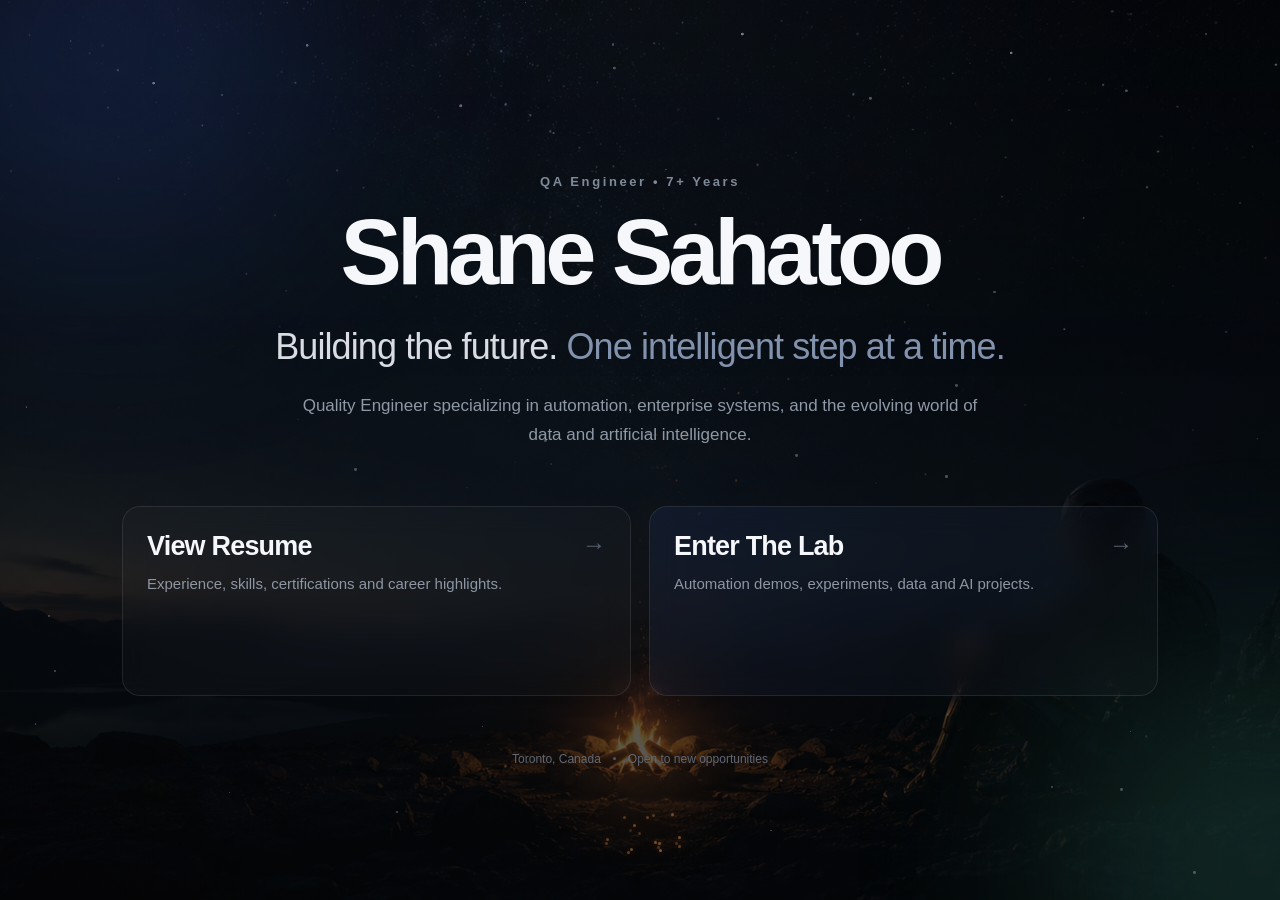
<file: index.html>
<!DOCTYPE html>
<html lang="en">
<head>
    <meta charset="UTF-8">
    <meta name="viewport" content="width=device-width, initial-scale=1.0">
    <title>Shane Sahatoo</title>

    <link rel="stylesheet" href="styles.css">
</head>
<body>
<div id="particles" class="particles"></div>
<div class="star-sky"></div>
<div class="background-glow background-glow-one"></div>
<div class="background-glow background-glow-two"></div>

<div class="campfire-scene"></div>
<div class="campfire-embers"></div>

<main class="hero">

    <div class="intro">
        <p class="eyebrow">QA Engineer • 7+ Years</p>

        <h1>Shane Sahatoo</h1>

        <p class="tagline">
            Building the future.
            <span>One intelligent step at a time.</span>
        </p>

        <p class="description">
            Quality Engineer specializing in
            automation, enterprise systems, and the evolving world of
            data and artificial intelligence.
        </p>
    </div>

    <div class="actions">

        <a class="option-card resume-card" href="resume.html">

            <div class="option-content">
                <h2>View Resume</h2>
                <p>Experience, skills, certifications and career highlights.</p>
            </div>

            <div class="arrow">→</div>
        </a>

        <a class="option-card lab-card" href="lab.html">

            <div class="option-content">
                <h2>Enter The Lab</h2>
                <p>Automation demos, experiments, data and AI projects.</p>
            </div>

            <div class="arrow">→</div>
        </a>

    </div>

    <footer>
        <p>Toronto, Canada</p>
        <span></span>
        <p>Open to new opportunities</p>
    </footer>

</main>

<script src="script.js"></script>
</body>
</html>
</file>
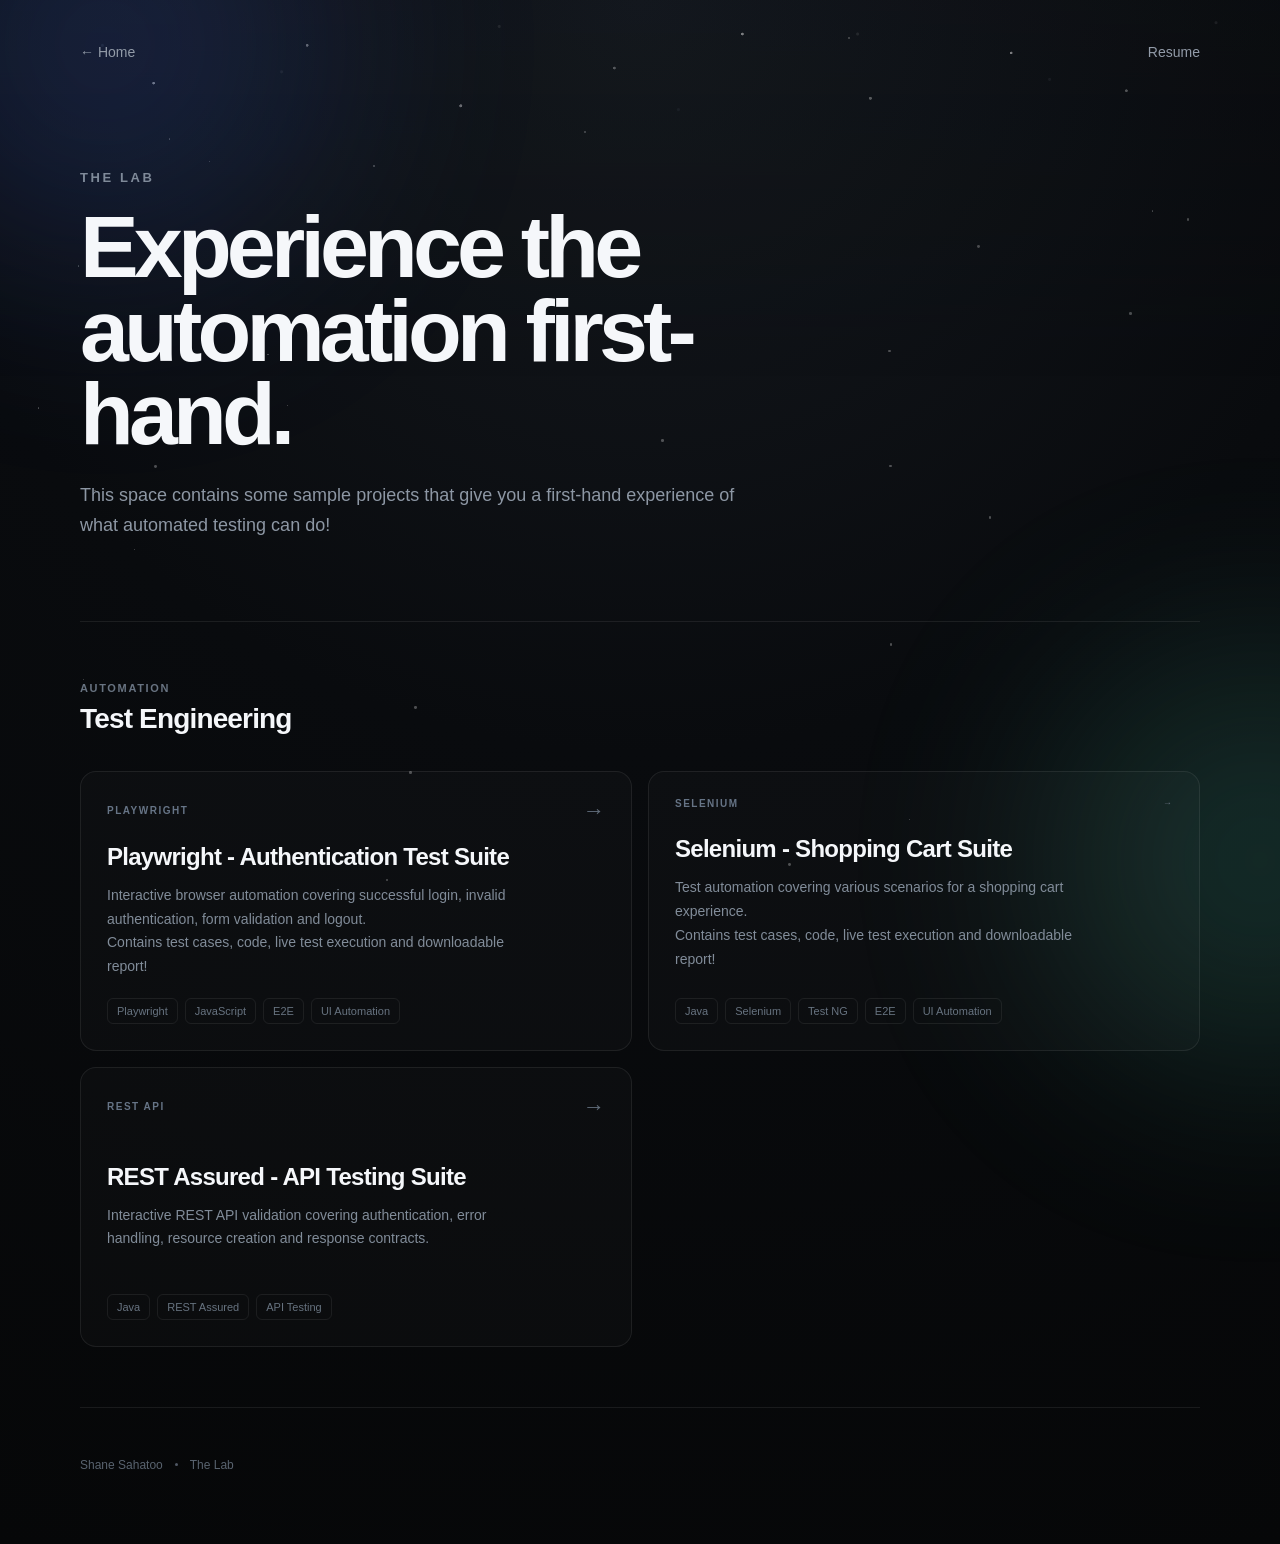
<file: lab.html>
<!DOCTYPE html>
<html lang="en">
<head>
  <meta charset="UTF-8">
  <meta name="viewport" content="width=device-width, initial-scale=1.0">

  <title>The Lab | Shane Sahatoo</title>

  <link rel="stylesheet" href="styles.css">
</head>

<body class="lab-page">

<div id="particles" class="particles"></div>
<div class="star-sky"></div>

<div class="background-glow background-glow-one"></div>
<div class="background-glow background-glow-two"></div>

<main class="lab-shell">

  <nav class="resume-nav">

    <a href="index.html" class="back-link">
      ← Home
    </a>

    <div class="resume-nav-actions">

      <a href="resume.html" class="nav-link">
        Resume
      </a>

    </div>

  </nav>

  <header class="lab-header">

    <p class="eyebrow">
      THE LAB
    </p>

    <h1 class="lab-title">
      Experience the automation first-hand.
    </h1>

    <p class="lab-description">
      This space contains some sample projects that give
      you a first-hand experience of what automated testing can do!
    </p>

  </header>

  <section class="lab-section">

    <div class="lab-section-heading">

      <div>
        <p class="lab-label">
          AUTOMATION
        </p>

        <h2>
          Test Engineering
        </h2>
      </div>

    </div>

    <div class="lab-project-grid">

      <a
              href="labs/playwright-login.html"
              class="lab-project-card"
      >

        <div class="project-card-top">

                        <span class="project-framework">
                            PLAYWRIGHT
                        </span>

          <span class="project-arrow">
                            →
                        </span>

        </div>

        <div>

          <h3>
            Playwright - Authentication Test Suite
          </h3>

          <p>
            Interactive browser automation covering
            successful login, invalid authentication,
            form validation and logout.
          </p>
          <p>
            Contains test cases, code, live test execution
            and downloadable report!
          </p>

        </div>

        <div class="project-tags">

          <span>Playwright</span>
          <span>JavaScript</span>
          <span>E2E</span>
          <span>UI Automation</span>

        </div>

      </a>


      <a
              href="labs/selenium-cart.html"
              class="lab-project-card"
      >

        <div class="project-card-top">

                        <span class="project-framework">
                            SELENIUM
                        </span>

          <span class="project-coming">
                            →
                        </span>

        </div>

        <div>

          <h3>
            Selenium - Shopping Cart Suite
          </h3>

          <p>
            Test automation covering various scenarios
            for a shopping cart experience.
          </p>
          <p>
            Contains test cases, code, live test execution
            and downloadable report!
          </p>

        </div>

        <div class="project-tags">

          <span>Java</span>
          <span>Selenium</span>
          <span>Test NG</span>
          <span>E2E</span>
          <span>UI Automation</span>

        </div>

      </a>
      <a
              href="labs/api-testing.html"
              class="lab-project-card"
      >

        <div class="project-card-top">

        <span class="project-framework">
            REST API
        </span>

          <span class="project-arrow">
            →
        </span>

        </div>

        <div>

          <h3>
            REST Assured - API Testing Suite
          </h3>

          <p>
            Interactive REST API validation covering
            authentication, error handling, resource
            creation and response contracts.
          </p>

        </div>

        <div class="project-tags">

          <span>Java</span>
          <span>REST Assured</span>
          <span>API Testing</span>

        </div>

      </a>

    </div>

  </section>


<!--  <section class="lab-section">-->

<!--    <div class="lab-section-heading">-->

<!--      <div>-->
<!--        <p class="lab-label">-->
<!--          EXPANDING THE LAB-->
<!--        </p>-->

<!--        <h2>-->
<!--          Data & AI-->
<!--        </h2>-->
<!--      </div>-->

<!--    </div>-->

<!--    <div class="lab-project-grid">-->

<!--      <div class="lab-project-card coming-soon">-->

<!--        <div class="project-card-top">-->

<!--                        <span class="project-framework">-->
<!--                            DATA SCIENCE-->
<!--                        </span>-->

<!--          <span class="project-coming">-->
<!--                            COMING SOON-->
<!--                        </span>-->

<!--        </div>-->

<!--        <div>-->

<!--          <h3>-->
<!--            Data Analysis Projects-->
<!--          </h3>-->

<!--          <p>-->
<!--            Exploratory analysis, visualization-->
<!--            and data-driven experiments.-->
<!--          </p>-->

<!--        </div>-->

<!--      </div>-->


<!--      <div class="lab-project-card coming-soon">-->

<!--        <div class="project-card-top">-->

<!--                        <span class="project-framework">-->
<!--                            MACHINE LEARNING-->
<!--                        </span>-->

<!--          <span class="project-coming">-->
<!--                            COMING SOON-->
<!--                        </span>-->

<!--        </div>-->

<!--        <div>-->

<!--          <h3>-->
<!--            Machine Learning Experiments-->
<!--          </h3>-->

<!--          <p>-->
<!--            Model training, evaluation-->
<!--            and interactive prediction projects.-->
<!--          </p>-->

<!--        </div>-->

<!--      </div>-->

<!--    </div>-->

<!--  </section>-->

  <footer class="resume-footer">

    <p>Shane Sahatoo</p>

    <span></span>

    <p>The Lab</p>

  </footer>

</main>

<script src="script.js"></script>

</body>
</html>
</file>
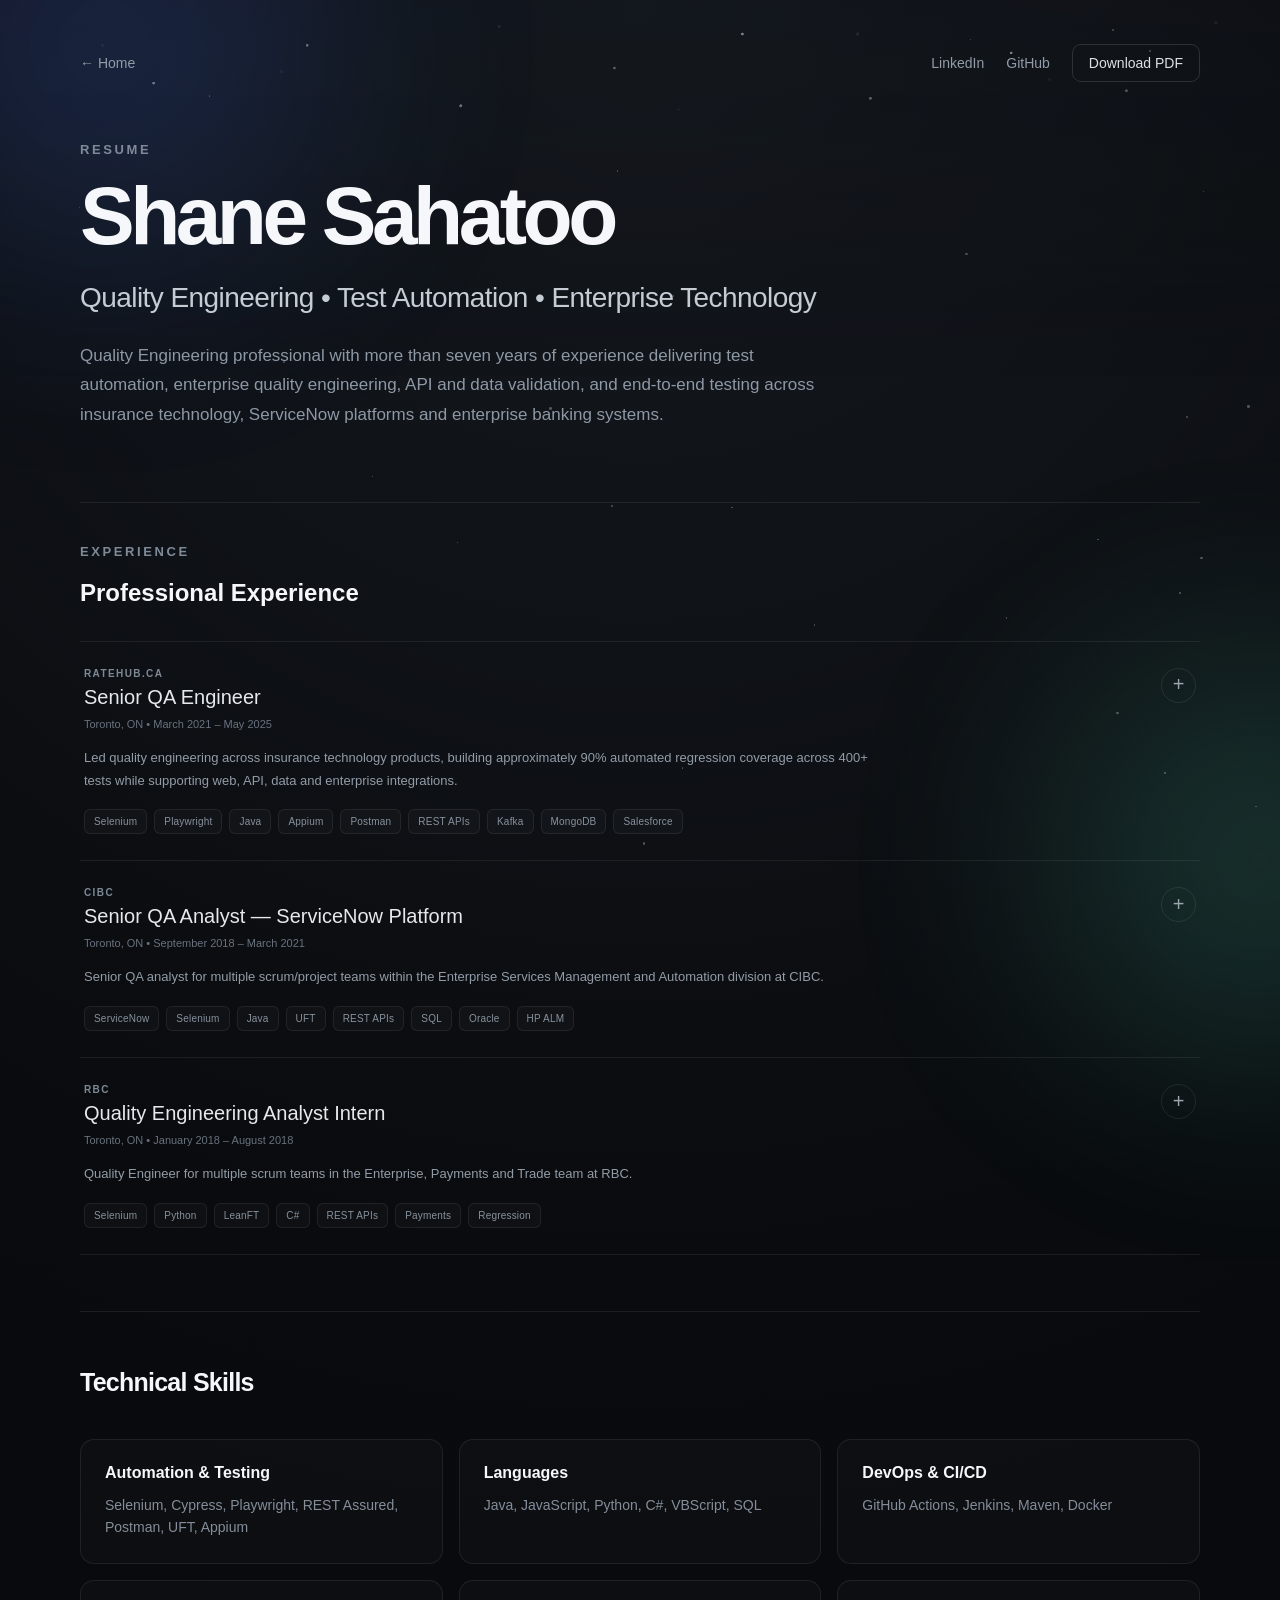
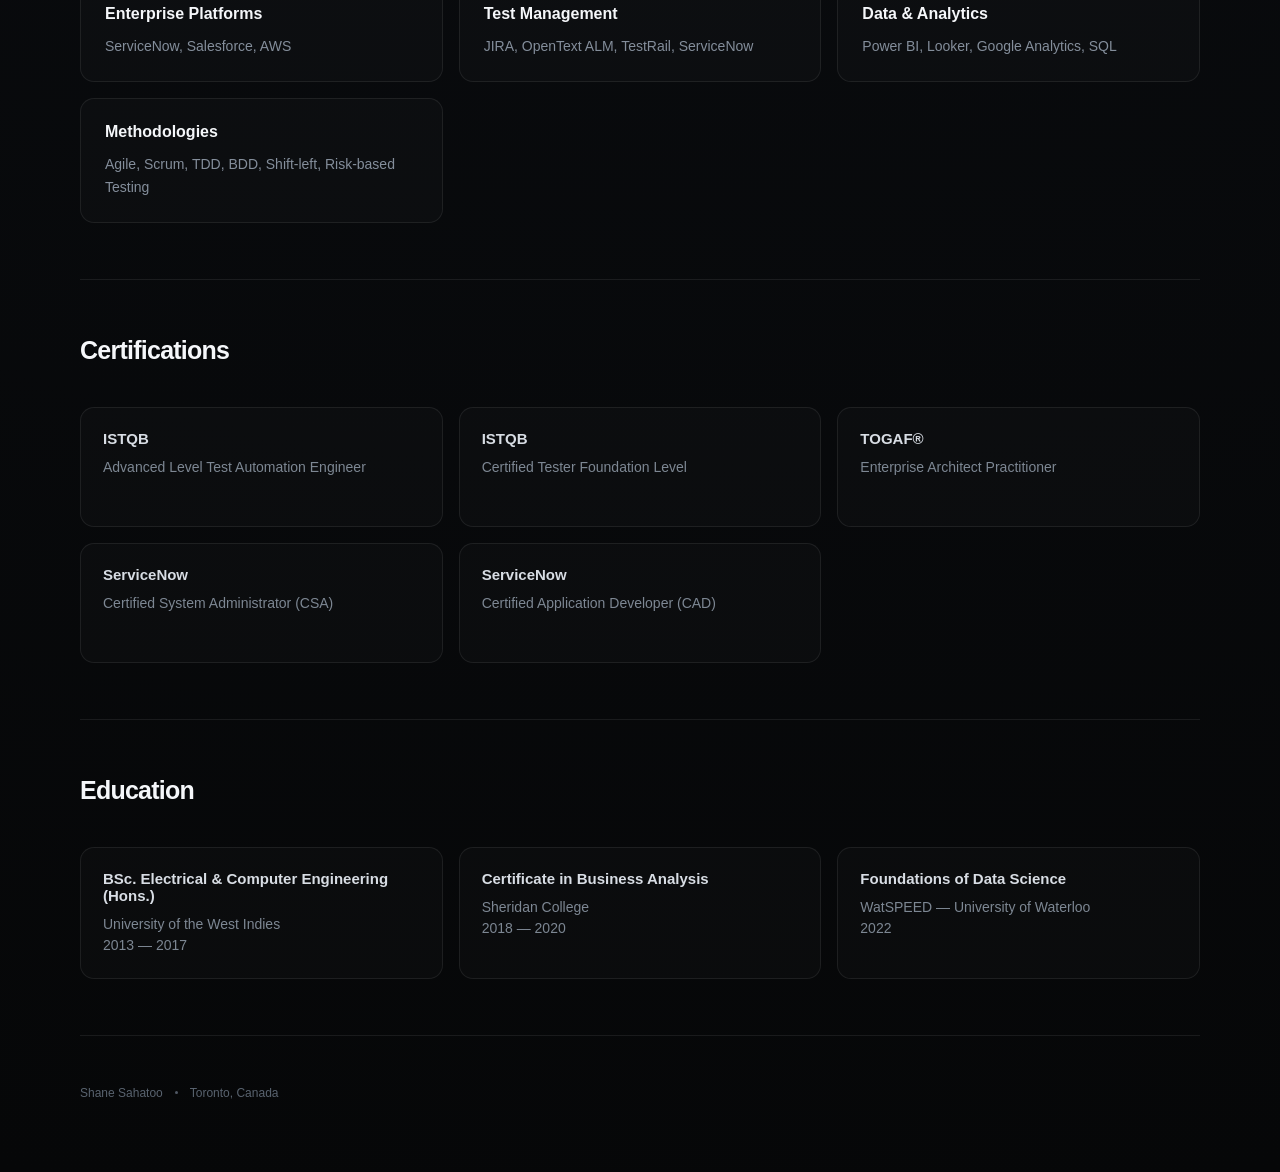
<file: resume.html>
<!DOCTYPE html>
<html lang="en">
<head>
    <meta charset="UTF-8">
    <meta name="viewport" content="width=device-width, initial-scale=1.0">
    <title>Resume | Shane Sahatoo</title>
    <link rel="stylesheet" href="styles.css">
</head>
<body class="resume-page">

<div id="particles" class="particles"></div>
<div class="star-sky"></div>

<div class="background-glow background-glow-one"></div>
<div class="background-glow background-glow-two"></div>

<main class="resume-shell">

    <nav class="resume-nav">

        <a href="index.html" class="back-link">
            ← Home
        </a>

        <div class="resume-nav-actions">
            <a
                    href="https://www.linkedin.com/in/shane-sahatoo/"
                    target="_blank"
                    class="nav-link"
            >
                LinkedIn
            </a>

            <a href="#" class="nav-link">
                GitHub
            </a>

            <a href="#" class="download-button">
                Download PDF
            </a>
        </div>

    </nav>


    <!-- HEADER -->

    <header class="resume-header">

        <p class="eyebrow">RESUME</p>

        <h1 class="resume-name">
            Shane Sahatoo
        </h1>

        <p class="resume-title">
            Quality Engineering • Test Automation • Enterprise Technology
        </p>

        <p class="resume-summary">
            Quality Engineering professional with more than seven years of
            experience delivering test automation, enterprise quality
            engineering, API and data validation, and end-to-end testing
            across insurance technology, ServiceNow platforms and enterprise
            banking systems.
        </p>

    </header>


    <!-- EXPERIENCE -->

    <section class="resume-section">

        <div class="resume-section-heading">

            <p class="eyebrow">
                EXPERIENCE
            </p>

            <h2>
                Professional Experience
            </h2>

        </div>


        <!-- RATEHUB -->

        <details class="resume-expandable">

            <summary class="experience-summary">

                <div class="experience-summary-main">

                    <div>

                        <p class="experience-company">
                            Ratehub.ca
                        </p>

                        <h3>
                            Senior QA Engineer
                        </h3>

                        <p class="experience-date">
                            Toronto, ON • March 2021 – May 2025
                        </p>

                    </div>

                    <span class="expand-indicator">
                    +
                </span>

                </div>


                <p class="experience-preview">
                    Led quality engineering across insurance technology
                    products, building approximately 90% automated regression
                    coverage across 400+ tests while supporting web, API,
                    data and enterprise integrations.
                </p>

                <div class="experience-tags">
                    <span>Selenium</span>
                    <span>Playwright</span>
                    <span>Java</span>
                    <span>Appium</span>
                    <span>Postman</span>
                    <span>REST APIs</span>
                    <span>Kafka</span>
                    <span>MongoDB</span>
                    <span>Salesforce</span>
                </div>

            </summary>


            <div class="experience-expanded">

                <ul>

                    <li>
                        Served as a primary Quality Engineer across multiple
                        Agile Scrum teams within Ratehub's Insurance Technology
                        business unit.
                    </li>

                    <li>
                        Built and maintained automation using Selenium Java,
                        Playwright, Appium, Postman, Cucumber, GitHub Actions,
                        Jenkins and Maven.
                    </li>

                    <li>
                        Achieved approximately 90% automated regression coverage
                        across more than 400 automated test scenarios.
                    </li>

                    <li>
                        Developed test strategies, risk-based test plans and
                        release validation approaches across complex insurance
                        products.
                    </li>

                    <li>
                        Supported Auto, Home, Condo, Motorcycle and Life Insurance
                        products across Ontario, Alberta, British Columbia and Quebec.
                    </li>

                    <li>
                        Validated REST APIs, MongoDB, Kafka, Salesforce CRM,
                        Salesforce Marketing Cloud, Applied EPIC, WordPress and
                        microservice integrations.
                    </li>

                    <li>
                        Validated analytics and data across Looker, Heap, BigQuery,
                        MongoDB and Kafka.
                    </li>

                    <li>
                        Performed cross-browser, mobile, accessibility, feature-flag,
                        A/B, smoke, sanity and production validation.
                    </li>

                    <li>
                        Helped improve production quality from approximately one
                        defect every three releases to approximately one every
                        eight releases over a two-year period.
                    </li>

                </ul>

            </div>

        </details>


        <!-- CIBC -->

        <details class="resume-expandable">

            <summary class="experience-summary">

                <div class="experience-summary-main">

                    <div>

                        <p class="experience-company">
                            CIBC
                        </p>

                        <h3>
                            Senior QA Analyst — ServiceNow Platform
                        </h3>

                        <p class="experience-date">
                            Toronto, ON • September 2018 – March 2021
                        </p>

                    </div>

                    <span class="expand-indicator">
                    +
                </span>

                </div>


                <p class="experience-preview">
                    Senior QA analyst for multiple scrum/project teams
                    within the Enterprise Services Management and Automation division at CIBC.
                </p>

                <div class="experience-tags">
                    <span>ServiceNow</span>
                    <span>Selenium</span>
                    <span>Java</span>
                    <span>UFT</span>
                    <span>REST APIs</span>
                    <span>SQL</span>
                    <span>Oracle</span>
                    <span>HP ALM</span>
                </div>

            </summary>


            <div class="experience-expanded">

                <ul>

                    <li>
                        Supported CIBC's Enterprise Service Management platform
                        across ServiceNow ITSM, ITOM, CMDB, Change, Problem,
                        GRC, IAM, Service Catalog and Service Portal.
                    </li>

                    <li>
                        Tested enterprise workflows supporting more than 40,000
                        employees.
                    </li>

                    <li>
                        Supported the Security Group Management automation
                        initiative covering provisioning, entitlement management,
                        approvals and Active Directory synchronization.
                    </li>

                    <li>
                        Created test plans and documentation using Confluence
                        and managed test execution through HP ALM.
                    </li>

                    <li>
                        Participated in a UFT-to-Selenium Java automation pilot
                        targeting approximately 75% coverage of selected
                        ServiceNow processes.
                    </li>

                    <li>
                        Validated REST APIs, Oracle databases, data warehouse
                        loads and reconciliation using SQL.
                    </li>

                    <li>
                        Coordinated SIT, regression, UAT, sanity testing,
                        defect triage and release-readiness activities.
                    </li>

                </ul>

            </div>

        </details>


        <!-- RBC -->

        <details class="resume-expandable">

            <summary class="experience-summary">

                <div class="experience-summary-main">

                    <div>

                        <p class="experience-company">
                            RBC
                        </p>

                        <h3>
                            Quality Engineering Analyst Intern
                        </h3>

                        <p class="experience-date">
                            Toronto, ON • January 2018 – August 2018
                        </p>

                    </div>

                    <span class="expand-indicator">
                    +
                </span>

                </div>


                <p class="experience-preview">
                    Quality Engineer for multiple scrum teams in
                    the Enterprise, Payments and Trade team at RBC.
                </p>

                <div class="experience-tags">
                    <span>Selenium</span>
                    <span>Python</span>
                    <span>LeanFT</span>
                    <span>C#</span>
                    <span>REST APIs</span>
                    <span>Payments</span>
                    <span>Regression</span>
                </div>

            </summary>


            <div class="experience-expanded">

                <ul>

                    <li>
                        Supported testing of enterprise payment applications
                        processing high-volume transactions.
                    </li>

                    <li>
                        Performed functional, integration, regression,
                        end-to-end and post-release testing.
                    </li>

                    <li>
                        Contributed automation using Selenium with Python
                        and HP LeanFT with C#.
                    </li>

                    <li>
                        Validated REST APIs, backend integrations and payment
                        processing workflows.
                    </li>

                    <li>
                        Supported smoke testing, sanity testing, defect triage
                        and root-cause investigation.
                    </li>

                    <li>
                        Improved internal QA documentation and SharePoint
                        resources used by the team.
                    </li>

                </ul>

            </div>

        </details>

    </section>

    <!-- TECHNICAL SKILLS -->

    <section class="resume-section">

        <div class="section-heading">
            <h2>Technical Skills</h2>
        </div>


        <div class="skills-grid">

            <div class="skill-group">
                <h3>Automation & Testing</h3>
                <p>
                    Selenium, Cypress, Playwright, REST Assured,
                    Postman, UFT, Appium
                </p>
            </div>


            <div class="skill-group">
                <h3>Languages</h3>
                <p>
                    Java, JavaScript, Python, C#, VBScript, SQL
                </p>
            </div>


            <div class="skill-group">
                <h3>DevOps & CI/CD</h3>
                <p>
                    GitHub Actions, Jenkins, Maven, Docker
                </p>
            </div>


            <div class="skill-group">
                <h3>Enterprise Platforms</h3>
                <p>
                    ServiceNow, Salesforce, AWS
                </p>
            </div>


            <div class="skill-group">
                <h3>Test Management</h3>
                <p>
                    JIRA, OpenText ALM, TestRail, ServiceNow
                </p>
            </div>


            <div class="skill-group">
                <h3>Data & Analytics</h3>
                <p>
                    Power BI, Looker, Google Analytics, SQL
                </p>
            </div>


            <div class="skill-group">
                <h3>Methodologies</h3>
                <p>
                    Agile, Scrum, TDD, BDD, Shift-left,
                    Risk-based Testing
                </p>
            </div>

        </div>

    </section>


    <!-- CERTIFICATIONS -->

    <section class="resume-section">

        <div class="section-heading">
            <h2>Certifications</h2>
        </div>


        <div class="credential-grid">

            <div class="credential-card">
                <h3>ISTQB</h3>
                <p>
                    Advanced Level Test Automation Engineer
                </p>
            </div>


            <div class="credential-card">
                <h3>ISTQB</h3>
                <p>
                    Certified Tester Foundation Level
                </p>
            </div>


            <div class="credential-card">
                <h3>TOGAF®</h3>
                <p>
                    Enterprise Architect Practitioner
                </p>
            </div>


            <div class="credential-card">
                <h3>ServiceNow</h3>
                <p>
                    Certified System Administrator (CSA)
                </p>
            </div>


            <div class="credential-card">
                <h3>ServiceNow</h3>
                <p>
                    Certified Application Developer (CAD)
                </p>
            </div>

        </div>

    </section>


    <!-- EDUCATION -->

    <section class="resume-section">

        <div class="section-heading">
            <h2>Education</h2>
        </div>


        <div class="credential-grid">

            <div class="credential-card">

                <h3>
                    BSc. Electrical & Computer Engineering (Hons.)
                </h3>

                <p>
                    University of the West Indies
                    <br>
                    2013 — 2017
                </p>

            </div>


            <div class="credential-card">

                <h3>
                    Certificate in Business Analysis
                </h3>

                <p>
                    Sheridan College
                    <br>
                    2018 — 2020
                </p>

            </div>


            <div class="credential-card">

                <h3>
                    Foundations of Data Science
                </h3>

                <p>
                    WatSPEED — University of Waterloo
                    <br>
                    2022
                </p>

            </div>

        </div>

    </section>


    <footer class="resume-footer">

        <p>Shane Sahatoo</p>

        <span></span>

        <p>Toronto, Canada</p>

    </footer>

</main>

<script src="script.js"></script>
</body>
</html>
</file>
<file: styles.css>
* {
box-sizing: border-box;
margin: 0;
padding: 0;
}

html {
scroll-behavior: smooth;
}

body {
min-height: 100vh;
overflow-x: hidden;

font-family:
Inter,
-apple-system,
BlinkMacSystemFont,
"Segoe UI",
sans-serif;

background:
radial-gradient(circle at top, #15191f 0%, #090b0e 45%, #060708 100%);

color: #f5f7fa;
}

/* Subtle background lighting */

.background-glow {
position: fixed;
border-radius: 50%;
filter: blur(120px);
pointer-events: none;
opacity: 0.18;
}

.background-glow-one {
width: 450px;
height: 450px;
background: #4f7cff;

top: -180px;
left: -120px;
}

.background-glow-two {
width: 400px;
height: 400px;
background: #5be7c4;

right: -180px;
bottom: -160px;
}

/* Main layout */

.hero {
position: relative;
z-index: 1;

min-height: 100vh;
max-width: 1100px;

margin: 0 auto;
padding: 72px 32px 32px;

display: flex;
flex-direction: column;
justify-content: center;
}

/* Intro */

.intro {
    max-width: 780px;
    margin: 0 auto 56px;

    text-align: center;
}

.eyebrow {
margin-bottom: 20px;

font-size: 13px;
font-weight: 600;

letter-spacing: 0.2em;

color: #7f8a99;
}

h1 {
font-size: clamp(52px, 8vw, 92px);
font-weight: 650;

letter-spacing: -0.055em;
line-height: 0.95;

margin-bottom: 28px;
}

.tagline {
font-size: clamp(24px, 3vw, 36px);
font-weight: 400;

line-height: 1.2;
letter-spacing: -0.025em;

color: #d9dde3;

margin-bottom: 24px;
}

.tagline span {
color: #8292ad;
}

.description {
    max-width: 680px;
    margin: 0 auto;

    font-size: 17px;
    line-height: 1.7;

    color: #8f98a5;
}

/* Cards */

.actions {
display: grid;
grid-template-columns: repeat(2, 1fr);

gap: 18px;

margin-bottom: 56px;
}

.option-card {
position: relative;

width: 100%;
min-height: 190px;

display: flex;
flex-direction: column;
justify-content: space-between;

padding: 24px;

text-align: left;

background: rgba(255, 255, 255, 0.025);

border: 1px solid rgba(255, 255, 255, 0.09);
border-radius: 18px;

color: inherit;

cursor: pointer;

backdrop-filter: blur(14px);

transition:
transform 0.25s ease,
border-color 0.25s ease,
background 0.25s ease;
}

.option-card:hover {
transform: translateY(-5px);

border-color: rgba(255, 255, 255, 0.2);

background: rgba(255, 255, 255, 0.055);
}

.option-number {
font-size: 12px;
font-weight: 600;

letter-spacing: 0.14em;

color: #616a76;
}

.option-content h2 {
margin-bottom: 10px;

font-size: 27px;
font-weight: 550;

letter-spacing: -0.03em;
}

.option-content p {
max-width: 380px;

font-size: 15px;
line-height: 1.6;

color: #8d96a3;
}

.arrow {
position: absolute;

right: 24px;
top: 24px;

font-size: 24px;

color: #59616c;

transition:
transform 0.25s ease,
color 0.25s ease;
}

.option-card:hover .arrow {
transform: translateX(5px);
color: #f5f7fa;
}

/* Slight distinction for the Lab */

.lab-card {
background:
linear-gradient(
135deg,
rgba(79, 124, 255, 0.08),
rgba(255, 255, 255, 0.025)
);
}

.lab-card:hover {
border-color: rgba(104, 142, 255, 0.35);
}

/* Footer */

footer {
display: flex;
align-items: center;
justify-content: center;
gap: 12px;

font-size: 12px;

color: #5f6874;
}

footer span {
width: 3px;
height: 3px;

background: #505864;

border-radius: 50%;
}

/* Mobile */

@media (max-width: 700px) {

.hero {
padding: 60px 20px 28px;
justify-content: flex-start;
}

.intro {
margin-top: 40px;
margin-bottom: 42px;
}

h1 {
font-size: 52px;
}

.tagline {
font-size: 25px;
}

.description {
font-size: 16px;
}

.actions {
grid-template-columns: 1fr;
margin-bottom: 42px;
}

.option-card {
min-height: 165px;
}

footer {
flex-wrap: wrap;
}
}
/* Animated drifting glows */

.background-glow-one {
    animation: driftOne 14s ease-in-out infinite alternate;
}

.background-glow-two {
    animation: driftTwo 18s ease-in-out infinite alternate;
}

@keyframes driftOne {
    from {
        transform: translate(0, 0) scale(1);
    }

    to {
        transform: translate(90px, 70px) scale(1.15);
    }
}

@keyframes driftTwo {
    from {
        transform: translate(0, 0) scale(1);
    }

    to {
        transform: translate(-80px, -60px) scale(1.1);
    }
}

/* Particle layer */

.particles {
    position: fixed;
    inset: 0;

    pointer-events: none;
    overflow: hidden;

    z-index: 0;
}

.particle {
    position: absolute;

    width: 3px;
    height: 3px;

    border-radius: 50%;

    background: rgba(255, 255, 255, 0.28);

    animation: floatParticle linear infinite;
}

@keyframes floatParticle {
    from {
        transform: translateY(20px);
        opacity: 0;
    }

    15% {
        opacity: 0.4;
    }

    85% {
        opacity: 0.4;
    }

    to {
        transform: translateY(-120px);
        opacity: 0;
    }
}

/* Keep actual content above particles */

.hero {
    z-index: 1;
}

/* Accessibility */

@media (prefers-reduced-motion: reduce) {

    .background-glow,
    .particle {
        animation: none !important;
    }
}
.intro > *,
.actions,
footer {
    opacity: 0;
    transform: translateY(18px);

    animation: fadeUp 0.7s ease forwards;
}

.eyebrow {
    animation-delay: 0.1s;
}

h1 {
    animation-delay: 0.22s;
}

.tagline {
    animation-delay: 0.34s;
}

.description {
    animation-delay: 0.46s;
}

.actions {
    animation-delay: 0.6s;
}

footer {
    animation-delay: 0.75s;
}

@keyframes fadeUp {
    to {
        opacity: 1;
        transform: translateY(0);
    }
}

/* Slight extra animation on the cards */

.option-card {
    overflow: hidden;
}

.option-card::before {
    content: "";

    position: absolute;
    inset: 0;

    background: linear-gradient(
        120deg,
        transparent 20%,
        rgba(255, 255, 255, 0.055) 50%,
        transparent 80%
    );

    transform: translateX(-120%);

    transition: transform 0.7s ease;
}

.option-card:hover::before {
    transform: translateX(120%);
}

/* Respect reduced-motion preferences */

@media (prefers-reduced-motion: reduce) {

    .intro > *,
    .actions,
    footer {
        opacity: 1;
        transform: none;
        animation: none;
    }

    .option-card::before {
        display: none;
    }
}
/* -------------------------
   Subtle star sky at top
-------------------------- */

.star-sky {
    position: fixed;
    top: 0;
    left: 0;
    width: 100%;
    height: 42vh;

    pointer-events: none;
    z-index: 0;

    opacity: 0.58;

    background:
        radial-gradient(circle at 12% 22%, rgba(255, 255, 255, 0.95) 0 1px, transparent 1.6px),
        radial-gradient(circle at 24% 12%, rgba(255, 255, 255, 0.7) 0 1px, transparent 1.7px),
        radial-gradient(circle at 36% 28%, rgba(255, 255, 255, 0.9) 0 1.2px, transparent 1.8px),
        radial-gradient(circle at 48% 18%, rgba(255, 255, 255, 0.6) 0 1px, transparent 1.7px),
        radial-gradient(circle at 58% 9%, rgba(255, 255, 255, 0.85) 0 1px, transparent 1.7px),
        radial-gradient(circle at 68% 26%, rgba(255, 255, 255, 0.7) 0 1.1px, transparent 1.8px),
        radial-gradient(circle at 79% 14%, rgba(255, 255, 255, 0.9) 0 1px, transparent 1.6px),
        radial-gradient(circle at 88% 24%, rgba(255, 255, 255, 0.65) 0 1px, transparent 1.7px),
        linear-gradient(
            to bottom,
            rgba(10, 13, 18, 0.1) 0%,
            rgba(10, 13, 18, 0.22) 35%,
            rgba(10, 13, 18, 0.5) 70%,
            rgba(10, 13, 18, 0.95) 100%
        );

    mask-image: linear-gradient(to bottom, rgba(0, 0, 0, 1), rgba(0, 0, 0, 0));
    -webkit-mask-image: linear-gradient(to bottom, rgba(0, 0, 0, 1), rgba(0, 0, 0, 0));
}

.star-sky::before {
    background:
        radial-gradient(circle at 18% 30%, rgba(255,255,255,0.55) 0 1px, transparent 2px),
        radial-gradient(circle at 30% 8%, rgba(255,255,255,0.40) 0 1px, transparent 2px),
        radial-gradient(circle at 43% 24%, rgba(255,255,255,0.50) 0 1px, transparent 2px),
        radial-gradient(circle at 61% 16%, rgba(255,255,255,0.38) 0 1px, transparent 2px),
        radial-gradient(circle at 74% 31%, rgba(255,255,255,0.48) 0 1px, transparent 2px),
        radial-gradient(circle at 91% 11%, rgba(255,255,255,0.42) 0 1px, transparent 2px);

    opacity: 0.45;

    animation:
        starDrift 28s ease-in-out infinite alternate,
        starTwinkle 5s ease-in-out infinite alternate;
}

.star-sky::after {
    content: "";
    position: absolute;
    inset: 0;
    pointer-events: none;
}

.star-sky::before {
    background:
        radial-gradient(circle at 18% 30%, rgba(255, 255, 255, 0.45) 0 1px, transparent 2px),
        radial-gradient(circle at 30% 8%, rgba(255, 255, 255, 0.35) 0 1px, transparent 2px),
        radial-gradient(circle at 43% 24%, rgba(255, 255, 255, 0.4) 0 1px, transparent 2px),
        radial-gradient(circle at 61% 16%, rgba(255, 255, 255, 0.35) 0 1px, transparent 2px),
        radial-gradient(circle at 74% 31%, rgba(255, 255, 255, 0.4) 0 1px, transparent 2px),
        radial-gradient(circle at 91% 11%, rgba(255, 255, 255, 0.35) 0 1px, transparent 2px);

    opacity: 0.55;
    animation: twinkleSlow 6s ease-in-out infinite alternate;
}

.star-sky::after {
     background:
            radial-gradient(circle at 8% 12%, rgba(200,220,255,0.40) 0 1px, transparent 2px),
            radial-gradient(circle at 22% 19%, rgba(255,255,255,0.34) 0 1px, transparent 2px),
            radial-gradient(circle at 39% 7%, rgba(255,255,255,0.42) 0 1px, transparent 2px),
            radial-gradient(circle at 53% 29%, rgba(190,215,255,0.35) 0 1px, transparent 2px),
            radial-gradient(circle at 67% 9%, rgba(255,255,255,0.45) 0 1px, transparent 2px),
            radial-gradient(circle at 82% 21%, rgba(210,230,255,0.36) 0 1px, transparent 2px),
            radial-gradient(circle at 95% 6%, rgba(255,255,255,0.38) 0 1px, transparent 2px);

        opacity: 0.35;

        animation:
            starDriftSecond 36s ease-in-out infinite alternate,
            starTwinkleSecond 7s ease-in-out infinite alternate;
    }

    @keyframes skyHaze {
        from {
            transform: translateX(-8px) translateY(0);
            opacity: 0.55;
        }

        to {
            transform: translateX(10px) translateY(6px);
            opacity: 0.85;
        }
}

@keyframes twinkleSlow {
    from {
        opacity: 0.25;
    }
    to {
        opacity: 0.6;
    }
}
@keyframes starDrift {
    from {
        transform: translateX(-8px);
    }

    to {
        transform: translateX(18px);
    }
}
@keyframes starDriftSecond {
    from {
        transform: translateX(-14px);
    }

    to {
        transform: translateX(24px);
    }
}

@keyframes starTwinkle {
    0% {
        opacity: 0.28;
    }

    35% {
        opacity: 0.48;
    }

    65% {
        opacity: 0.34;
    }

    100% {
        opacity: 0.55;
    }
}
/* =========================================================
   RESUME PAGE
========================================================= */

.resume-page {
    min-height: 100vh;
}

.resume-shell {
    position: relative;
    z-index: 1;

    width: min(1120px, calc(100% - 48px));
    margin: 0 auto;

    padding: 32px 0 72px;
}

/* Navigation */

.resume-nav {
    display: flex;
    align-items: center;
    justify-content: space-between;

    padding: 12px 0 60px;
}

.back-link,
.nav-link,
.download-button {
    text-decoration: none;
    color: #929ba8;

    font-size: 14px;

    transition:
        color 0.2s ease,
        border-color 0.2s ease,
        background 0.2s ease;
}

.back-link:hover,
.nav-link:hover {
    color: #ffffff;
}

.resume-nav-actions {
    display: flex;
    align-items: center;
    gap: 22px;
}

.download-button {
    padding: 10px 16px;

    border: 1px solid rgba(255,255,255,0.13);
    border-radius: 9px;

    color: #dce1e7;
}

.download-button:hover {
    color: white;
    border-color: rgba(255,255,255,0.28);
    background: rgba(255,255,255,0.04);
}


/* Header */

.resume-header {
    max-width: 850px;

    padding-bottom: 72px;
}

.resume-name {
    font-size: clamp(48px, 7vw, 82px);

    margin-bottom: 24px;
}

.resume-title {
    max-width: 750px;

    margin-bottom: 24px;

    color: #c6ccd4;

    font-size: clamp(20px, 2.5vw, 28px);
    line-height: 1.35;

    letter-spacing: -0.02em;
}

.resume-summary {
    max-width: 760px;

    color: #8e98a5;

    font-size: 17px;
    line-height: 1.75;
}


/* Main sections */

.resume-section {
    padding: 56px 0;

    border-top: 1px solid rgba(255,255,255,0.08);
}

.section-heading {
    display: flex;
    align-items: center;
    gap: 14px;

    margin-bottom: 42px;
}

.section-heading span {
    color: #555f6d;

    font-size: 12px;
    letter-spacing: 0.12em;
}

.section-heading h2 {
    font-size: 25px;
    font-weight: 550;

    letter-spacing: -0.03em;
}


/* Experience */

.experience-list {
    display: flex;
    flex-direction: column;
}

.experience-item {
    display: grid;
    grid-template-columns: 260px 1fr;

    gap: 50px;

    padding: 42px 0;

    border-top: 1px solid rgba(255,255,255,0.055);
}

.experience-item:first-child {
    border-top: none;
    padding-top: 0;
}

.experience-meta h3 {
    margin-bottom: 6px;

    font-size: 18px;
    font-weight: 550;
}

.experience-meta p {
    margin-bottom: 8px;

    color: #a2abb7;
}

.experience-meta span {
    color: #626c79;

    font-size: 13px;
}

.experience-content > p {
    margin-bottom: 20px;

    color: #a3acb7;

    line-height: 1.7;
}

.experience-content ul {
    padding-left: 18px;

    color: #8d97a4;

    line-height: 1.7;
}

.experience-content li {
    margin-bottom: 11px;
}

.tech-tags {
    display: flex;
    flex-wrap: wrap;

    gap: 8px;

    margin-top: 24px;
}

.tech-tags span {
    padding: 6px 10px;

    border: 1px solid rgba(255,255,255,0.08);
    border-radius: 6px;

    background: rgba(255,255,255,0.025);

    color: #788492;

    font-size: 12px;
}


/* Skills */

.skills-grid {
    display: grid;

    grid-template-columns: repeat(3, 1fr);

    gap: 16px;
}

.skill-group {
    padding: 24px;

    border: 1px solid rgba(255,255,255,0.075);
    border-radius: 14px;

    background: rgba(255,255,255,0.018);
}

.skill-group h3 {
    margin-bottom: 12px;

    font-size: 16px;
    font-weight: 550;
}

.skill-group p {
    color: #848e9b;

    font-size: 14px;
    line-height: 1.6;
}


/* Certifications */

.credential-grid {
    display: grid;

    grid-template-columns: repeat(3, 1fr);

    gap: 16px;
}

.credential-card {
    min-height: 120px;

    padding: 22px;

    border: 1px solid rgba(255,255,255,0.075);
    border-radius: 14px;

    background: rgba(255,255,255,0.018);
}

.credential-card h3 {
    margin-bottom: 10px;

    font-size: 15px;
    font-weight: 550;

    color: #d8dde4;
}

.credential-card p {
    color: #7d8793;

    font-size: 14px;
    line-height: 1.5;
}


/* Education */

.education-card {
    max-width: 520px;
}

.education-card h3 {
    margin-bottom: 8px;

    font-size: 20px;
    font-weight: 550;
}

.education-card p {
    color: #858f9c;
}


/* Footer */

.resume-footer {
    display: flex;
    align-items: center;
    justify-content: flex-start;

    gap: 12px;

    padding-top: 50px;

    color: #59636f;

    font-size: 12px;

    border-top: 1px solid rgba(255,255,255,0.08);
}


/* Mobile */

@media (max-width: 760px) {

    .resume-shell {
        width: min(100% - 36px, 1120px);
    }

    .resume-nav {
        align-items: flex-start;

        padding-bottom: 46px;
    }

    .resume-nav-actions {
        gap: 12px;
    }

    .nav-link {
        display: none;
    }

    .resume-header {
        padding-bottom: 55px;
    }

    .resume-name {
        font-size: 48px;
    }

    .experience-item {
        grid-template-columns: 1fr;

        gap: 24px;

        padding: 34px 0;
    }

    .skills-grid,
    .credential-grid {
        grid-template-columns: 1fr;
    }

    .resume-section {
        padding: 44px 0;
    }
}
.option-card,
.option-card:visited,
.option-card:hover,
.option-card:active {
    text-decoration: none;
}

/* =========================================================
   LAB PAGE
========================================================= */

.lab-shell {
    position: relative;
    z-index: 1;

    width: min(1120px, calc(100% - 48px));

    margin: 0 auto;

    padding: 32px 0 72px;
}


/* Header */

.lab-header {
    max-width: 760px;

    padding: 50px 0 80px;
}

.lab-title {
    font-size: clamp(52px, 8vw, 88px);

    margin-bottom: 24px;

    letter-spacing: -0.055em;
}

.lab-description {
    max-width: 680px;

    font-size: 18px;
    line-height: 1.7;

    color: #8d97a4;
}


/* Sections */

.lab-section {
    padding: 60px 0;

    border-top: 1px solid rgba(255,255,255,0.08);
}

.lab-section-heading {
    display: flex;
    justify-content: space-between;
    align-items: flex-end;

    gap: 24px;

    margin-bottom: 36px;
}

.lab-label {
    margin-bottom: 9px;

    font-size: 11px;
    font-weight: 600;

    letter-spacing: 0.15em;

    color: #687381;
}

.lab-section-heading h2 {
    font-size: 28px;

    font-weight: 550;

    letter-spacing: -0.03em;
}

.lab-status {
    padding: 7px 11px;

    border: 1px solid rgba(120,160,255,0.2);

    border-radius: 999px;

    background: rgba(80,120,220,0.06);

    color: #8da5d9;

    font-size: 12px;
}


/* Main automation layout */

.automation-demo {
    display: grid;

    grid-template-columns: 1.2fr 0.8fr;

    gap: 18px;
}


/* Browser */

.demo-window {
    overflow: hidden;

    border: 1px solid rgba(255,255,255,0.09);

    border-radius: 16px;

    background: rgba(255,255,255,0.02);
}

.window-toolbar {
    min-height: 48px;

    display: flex;
    align-items: center;

    padding: 0 14px;

    border-bottom: 1px solid rgba(255,255,255,0.07);

    background: rgba(255,255,255,0.02);
}

.window-dots {
    display: flex;

    gap: 6px;
}

.window-dots span {
    width: 8px;
    height: 8px;

    border-radius: 50%;

    background: #4a515c;
}

.window-address {
    margin: 0 auto;

    color: #65707c;

    font-size: 11px;
}


/* Demo application */

.demo-app {
    min-height: 440px;

    display: flex;
    align-items: center;
    justify-content: center;

    padding: 40px;

    background:
        radial-gradient(
            circle at top,
            rgba(60,90,150,0.08),
            transparent 55%
        );
}

.login-screen {
    width: 100%;
    max-width: 340px;
}

.demo-app-label {
    margin-bottom: 12px;

    color: #637083;

    font-size: 10px;

    letter-spacing: 0.16em;
}

.login-screen h3 {
    margin-bottom: 8px;

    font-size: 28px;

    font-weight: 550;

    letter-spacing: -0.03em;
}

.demo-subtext {
    margin-bottom: 30px;

    color: #7e8996;

    font-size: 14px;
}

.demo-form {
    display: flex;

    flex-direction: column;
}

.demo-form label {
    margin-bottom: 7px;

    color: #8993a0;

    font-size: 12px;
}

.demo-form input {
    height: 46px;

    margin-bottom: 18px;

    padding: 0 13px;

    border: 1px solid rgba(255,255,255,0.1);

    border-radius: 8px;

    outline: none;

    background: rgba(255,255,255,0.035);

    color: white;

    font-size: 15px;

    transition:
        border-color 0.2s ease,
        box-shadow 0.2s ease;
}

.demo-form input.active-field {
    border-color: rgba(110,150,255,0.55);

    box-shadow:
        0 0 0 3px rgba(80,120,220,0.08);
}

.demo-login-button {
    height: 46px;

    border: none;

    border-radius: 8px;

    background: #e8ebef;

    color: #101317;

    font-size: 14px;

    font-weight: 600;

    cursor: pointer;
}


/* Success screen */

.dashboard-screen {
    text-align: center;

    max-width: 350px;
}

.success-icon {
    width: 60px;
    height: 60px;

    display: flex;
    align-items: center;
    justify-content: center;

    margin: 0 auto 20px;

    border-radius: 50%;

    background: rgba(90,210,150,0.1);

    border: 1px solid rgba(90,210,150,0.25);

    color: #71d69d;

    font-size: 24px;
}

.dashboard-screen h3 {
    margin-bottom: 10px;

    font-size: 26px;
}

.dashboard-screen p {
    color: #86919e;

    line-height: 1.6;
}


/* Test runner */

.test-runner {
    display: flex;

    flex-direction: column;

    min-height: 490px;

    padding: 22px;

    border: 1px solid rgba(255,255,255,0.09);

    border-radius: 16px;

    background: rgba(255,255,255,0.018);
}

.runner-header {
    display: flex;

    align-items: flex-start;
    justify-content: space-between;

    gap: 16px;

    margin-bottom: 20px;
}

.runner-label {
    margin-bottom: 6px;

    font-size: 10px;

    letter-spacing: 0.14em;

    color: #626e7d;
}

.runner-header h3 {
    font-size: 15px;

    font-weight: 500;
}

.test-status {
    padding: 6px 9px;

    border-radius: 999px;

    font-size: 10px;

    letter-spacing: 0.08em;
}

.test-status.idle {
    background: rgba(255,255,255,0.05);

    color: #818b98;
}

.test-status.running {
    background: rgba(90,140,255,0.1);

    color: #88a5e4;
}

.test-status.passed {
    background: rgba(70,200,130,0.1);

    color: #6bd398;
}


/* Console */

.test-console {
    flex: 1;

    min-height: 300px;

    padding: 18px;

    overflow: hidden;

    border: 1px solid rgba(255,255,255,0.065);

    border-radius: 10px;

    background: #080a0c;

    font-family:
        "SFMono-Regular",
        Consolas,
        "Liberation Mono",
        monospace;

    font-size: 12px;

    line-height: 1.8;

    color: #aeb7c1;
}

.console-line {
    animation: consoleAppear 0.3s ease forwards;
}

.console-muted {
    color: #59636f;
}

.console-success {
    color: #64cc92;
}

.console-command {
    color: #8ca7df;
}

@keyframes consoleAppear {
    from {
        opacity: 0;
        transform: translateY(3px);
    }

    to {
        opacity: 1;
        transform: translateY(0);
    }
}


/* Runner buttons */

.runner-actions {
    display: flex;

    gap: 10px;

    margin-top: 16px;
}

.run-test-button,
.reset-test-button {
    min-height: 44px;

    padding: 0 17px;

    border-radius: 8px;

    cursor: pointer;

    font-size: 13px;
}

.run-test-button {
    flex: 1;

    border: none;

    background: #e9edf2;

    color: #11151a;

    font-weight: 600;
}

.run-test-button:disabled {
    opacity: 0.5;

    cursor: default;
}

.reset-test-button {
    border: 1px solid rgba(255,255,255,0.1);

    background: transparent;

    color: #8d97a4;
}


/* Code */

.code-preview {
    margin-top: 18px;

    overflow: hidden;

    border: 1px solid rgba(255,255,255,0.075);

    border-radius: 14px;

    background: rgba(255,255,255,0.014);
}

.code-header {
    display: flex;

    align-items: center;
    justify-content: space-between;

    padding: 14px 18px;

    border-bottom: 1px solid rgba(255,255,255,0.065);

    color: #687380;

    font-size: 11px;
}

.code-preview pre {
    overflow-x: auto;

    padding: 24px;

    margin: 0;
}

.code-preview code {
    color: #a8b3bf;

    font-family:
        "SFMono-Regular",
        Consolas,
        monospace;

    font-size: 13px;

    line-height: 1.75;
}


/* Future labs */

.future-grid {
    display: grid;

    grid-template-columns: repeat(3, 1fr);

    gap: 15px;
}

.future-card {
    min-height: 170px;

    padding: 22px;

    border: 1px solid rgba(255,255,255,0.07);

    border-radius: 14px;

    background: rgba(255,255,255,0.015);
}

.future-card span {
    color: #596573;

    font-size: 11px;
}

.future-card h3 {
    margin: 28px 0 9px;

    font-size: 18px;
}

.future-card p {
    color: #7d8794;

    font-size: 14px;

    line-height: 1.6;
}


/* Utility */

.hidden {
    display: none;
}


/* Mobile */

@media (max-width: 800px) {

    .lab-shell {
        width: min(100% - 36px, 1120px);
    }

    .lab-header {
        padding: 35px 0 60px;
    }

    .lab-title {
        font-size: 52px;
    }

    .automation-demo {
        grid-template-columns: 1fr;
    }

    .demo-app {
        min-height: 390px;

        padding: 28px 20px;
    }

    .future-grid {
        grid-template-columns: 1fr;
    }

    .lab-section-heading {
        align-items: flex-start;

        flex-direction: column;
    }

}

.login-error {
    margin-bottom: 18px;
    padding: 11px 13px;

    border: 1px solid rgba(230, 100, 100, 0.2);
    border-radius: 8px;

    background: rgba(230, 100, 100, 0.06);

    color: #d98686;

    font-size: 13px;
}

.demo-logout-button {
    margin-top: 24px;

    min-height: 44px;
    padding: 0 18px;

    border: 1px solid rgba(255,255,255,0.1);
    border-radius: 8px;

    background: transparent;

    color: #c4cbd4;

    cursor: pointer;
}

.console-error {
    color: #d97f7f;
}

.test-status.failed {
    background: rgba(220, 80, 80, 0.1);
    color: #db8585;
}

/* =========================================================
   TEST CASE EXPLORER
========================================================= */

.test-explorer {
    margin-top: 22px;

    padding-top: 48px;

    border-top: 1px solid rgba(255,255,255,0.07);
}

.test-explorer-header {
    display: flex;
    justify-content: space-between;
    align-items: flex-end;

    gap: 30px;

    margin-bottom: 26px;
}

.test-explorer-header h2 {
    font-size: 26px;
    font-weight: 550;

    letter-spacing: -0.03em;
}

.explorer-description {
    max-width: 400px;

    color: #747f8d;

    font-size: 13px;
    line-height: 1.6;
}


/* Layout */

.test-explorer-layout {
    display: grid;

    grid-template-columns: 330px 1fr;

    gap: 16px;
}


/* Test case menu */

.test-case-list {
    display: flex;
    flex-direction: column;

    gap: 8px;
}

.test-case-item {
    width: 100%;

    display: flex;
    align-items: center;

    gap: 13px;

    padding: 15px;

    text-align: left;

    border: 1px solid rgba(255,255,255,0.07);
    border-radius: 10px;

    background: rgba(255,255,255,0.015);

    color: inherit;

    cursor: pointer;

    transition:
        background 0.2s ease,
        border-color 0.2s ease,
        transform 0.2s ease;
}

.test-case-item:hover {
    background: rgba(255,255,255,0.035);

    border-color: rgba(255,255,255,0.13);
}

.test-case-item.active {
    border-color: rgba(100,140,230,0.35);

    background: rgba(80,120,210,0.07);
}

.test-case-status {
    width: 27px;
    height: 27px;

    flex-shrink: 0;

    display: flex;
    align-items: center;
    justify-content: center;

    border-radius: 50%;

    background: rgba(70,200,130,0.08);

    color: #67cf94;

    font-size: 12px;
}

.test-case-item strong {
    display: block;

    margin-bottom: 4px;

    font-size: 13px;
    font-weight: 550;
}

.test-case-item small {
    display: block;

    color: #687381;

    font-size: 11px;
}


/* Details */

.test-detail-panel {
    min-height: 410px;

    padding: 25px;

    border: 1px solid rgba(255,255,255,0.075);
    border-radius: 13px;

    background: rgba(255,255,255,0.016);
}

.test-detail-heading {
    display: flex;

    align-items: flex-start;
    justify-content: space-between;

    gap: 20px;
}

.test-detail-heading h3 {
    font-size: 21px;

    font-weight: 550;

    letter-spacing: -0.025em;
}

.test-type {
    padding: 6px 9px;

    border: 1px solid rgba(255,255,255,0.08);

    border-radius: 999px;

    color: #7e8997;

    font-size: 10px;

    text-transform: uppercase;

    letter-spacing: 0.08em;
}

.test-description {
    max-width: 650px;

    margin-top: 14px;

    color: #828d9a;

    font-size: 14px;

    line-height: 1.65;
}


/* Tabs */

.test-view-tabs {
    display: flex;

    gap: 5px;

    margin: 28px 0 22px;

    padding-bottom: 10px;

    border-bottom: 1px solid rgba(255,255,255,0.07);
}

.test-view-tab {
    padding: 8px 12px;

    border: none;
    border-radius: 6px;

    background: transparent;

    color: #6f7a88;

    font-size: 12px;

    cursor: pointer;
}

.test-view-tab:hover {
    color: #c7cdd5;
}

.test-view-tab.active {
    background: rgba(255,255,255,0.05);

    color: #e1e5ea;
}


/* Steps */

.test-steps-list {
    margin: 0;

    padding-left: 24px;

    color: #9aa4af;

    line-height: 1.7;
}

.test-steps-list li {
    margin-bottom: 13px;

    padding-left: 5px;
}


/* Code inside explorer */

.test-code-preview {
    margin-top: 0;
}

.test-code-preview pre {
    max-height: 360px;
}


/* Mobile */

@media (max-width: 800px) {

    .test-explorer-header {
        flex-direction: column;
        align-items: flex-start;
    }

    .test-explorer-layout {
        grid-template-columns: 1fr;
    }

    .test-detail-panel {
        min-height: auto;
    }

}

#downloadReportButton:disabled {
    opacity: 0.4;
    cursor: default;
}

/* =========================================================
   LAB PROJECT HUB
========================================================= */

.lab-project-grid {
    display: grid;

    grid-template-columns: repeat(2, 1fr);

    gap: 16px;
}

.lab-project-card {
    min-height: 280px;

    display: flex;
    flex-direction: column;
    justify-content: space-between;

    padding: 26px;

    text-decoration: none;

    border: 1px solid rgba(255,255,255,0.075);
    border-radius: 16px;

    background: rgba(255,255,255,0.018);

    color: inherit;

    transition:
        transform 0.25s ease,
        border-color 0.25s ease,
        background 0.25s ease;
}

a.lab-project-card:hover {
    transform: translateY(-4px);

    border-color: rgba(110,145,230,0.28);

    background: rgba(255,255,255,0.035);
}

.project-card-top {
    display: flex;
    align-items: center;
    justify-content: space-between;
}

.project-framework {
    color: #667486;

    font-size: 10px;

    font-weight: 600;

    letter-spacing: 0.15em;
}

.project-arrow {
    color: #606c79;

    font-size: 22px;

    transition: transform 0.2s ease;
}

a.lab-project-card:hover .project-arrow {
    transform: translateX(5px);

    color: white;
}

.lab-project-card h3 {
    margin-bottom: 13px;

    font-size: 24px;

    font-weight: 550;

    letter-spacing: -0.03em;
}

.lab-project-card p {
    max-width: 430px;

    color: #818c99;

    font-size: 14px;

    line-height: 1.7;
}

.project-tags {
    display: flex;

    flex-wrap: wrap;

    gap: 7px;
}

.project-tags span {
    padding: 6px 9px;

    border: 1px solid rgba(255,255,255,0.07);

    border-radius: 6px;

    color: #677380;

    font-size: 11px;
}

.coming-soon {
    opacity: 0.65;
}

.project-coming {
    color: #626e7c;

    font-size: 9px;

    letter-spacing: 0.12em;
}

@media (max-width: 760px) {

    .lab-project-grid {
        grid-template-columns: 1fr;
    }

}

/* =========================================================
   SELENIUM E-COMMERCE DEMO
========================================================= */

.selenium-store {
    position: relative;

    min-height: 490px;

    padding: 25px;

    background:
        radial-gradient(
            circle at 50% 0%,
            rgba(75, 110, 170, 0.08),
            transparent 55%
        );
}


/* Store header */

.store-header {
    display: flex;
    align-items: center;
    justify-content: space-between;

    gap: 20px;

    margin-bottom: 30px;
}

.store-logo {
    display: block;

    margin-bottom: 4px;

    font-size: 11px;
    font-weight: 650;

    letter-spacing: 0.15em;

    color: #b7c0cb;
}

.store-header p {
    font-size: 11px;

    color: #626d79;
}

.cart-button {
    display: flex;
    align-items: center;

    gap: 9px;

    min-height: 40px;

    padding: 0 12px;

    border: 1px solid rgba(255,255,255,0.1);

    border-radius: 8px;

    background: rgba(255,255,255,0.025);

    color: #c8ced6;

    cursor: pointer;
}

.cart-button span {
    min-width: 21px;
    height: 21px;

    display: flex;
    align-items: center;
    justify-content: center;

    border-radius: 50%;

    background: rgba(100,140,230,0.13);

    color: #9db5ea;

    font-size: 10px;
}


/* Product */

.product-card {
    display: grid;

    grid-template-columns: 170px 1fr;

    overflow: hidden;

    border: 1px solid rgba(255,255,255,0.08);

    border-radius: 15px;

    background: rgba(255,255,255,0.018);

    transition:
        border-color 0.2s ease,
        box-shadow 0.2s ease;
}

.product-card.selenium-highlight {
    border-color: rgba(100,145,245,0.45);

    box-shadow:
        0 0 0 3px rgba(80,120,220,0.06);
}

.product-image {
    min-height: 245px;

    display: flex;
    align-items: center;
    justify-content: center;

    background:
        radial-gradient(
            circle,
            rgba(110,140,200,0.1),
            rgba(255,255,255,0.015)
        );
}

.headphone-icon {
    font-size: 70px;

    filter: grayscale(0.2);
}

.product-info {
    display: flex;
    flex-direction: column;

    justify-content: center;

    padding: 28px;
}

.product-category {
    margin-bottom: 9px;

    color: #637083;

    font-size: 10px;

    letter-spacing: 0.15em;
}

.product-info h3 {
    margin-bottom: 10px;

    font-size: 24px;

    font-weight: 550;

    letter-spacing: -0.03em;
}

.product-description {
    max-width: 360px;

    color: #7f8996;

    font-size: 13px;

    line-height: 1.6;
}

.product-bottom {
    display: flex;
    align-items: center;
    justify-content: space-between;

    gap: 15px;

    margin-top: 28px;
}

.product-price {
    font-size: 21px;

    font-weight: 550;
}


/* Cart panel */

.cart-panel {
    position: absolute;

    inset: 20px;

    z-index: 5;

    padding: 24px;

    border: 1px solid rgba(255,255,255,0.1);

    border-radius: 14px;

    background: #101317;

    box-shadow:
        0 18px 50px rgba(0,0,0,0.35);
}

.cart-panel-header {
    display: flex;
    justify-content: space-between;

    align-items: flex-start;

    margin-bottom: 30px;
}

.cart-panel-header h3 {
    font-size: 23px;

    font-weight: 550;
}

.cart-close-button {
    width: 36px;
    height: 36px;

    border: 1px solid rgba(255,255,255,0.08);

    border-radius: 8px;

    background: transparent;

    color: #9099a5;

    cursor: pointer;

    font-size: 20px;
}

.empty-cart {
    padding: 45px 0;

    text-align: center;

    color: #707b88;

    font-size: 14px;
}

.cart-item {
    display: flex;

    justify-content: space-between;

    gap: 20px;

    padding: 20px 0;

    border-bottom: 1px solid rgba(255,255,255,0.07);
}

.cart-item strong {
    display: block;

    margin-bottom: 7px;
}

.cart-item small {
    color: #77818d;
}

.cart-total {
    display: flex;

    align-items: center;
    justify-content: space-between;

    padding-top: 22px;
}

.cart-total span {
    color: #7e8996;

    font-size: 13px;
}

.cart-total strong {
    font-size: 20px;
}


/* Download disabled */

#downloadSeleniumReportButton:disabled {
    opacity: 0.4;

    cursor: default;
}


/* Mobile */

@media (max-width: 700px) {

    .product-card {
        grid-template-columns: 1fr;
    }

    .product-image {
        min-height: 160px;
    }

    .product-info {
        padding: 22px;
    }

    .product-bottom {
        align-items: flex-start;

        flex-direction: column;
    }

    .product-bottom button {
        width: 100%;
    }

}

/* =========================================================
   MULTI-PRODUCT STORE
========================================================= */

.product-grid {
    display: grid;

    grid-template-columns: repeat(3, 1fr);

    gap: 12px;
}

.product-grid .product-card {
    display: flex;
    flex-direction: column;

    min-width: 0;
}

.product-grid .product-image {
    min-height: 125px;
}

.product-icon {
    font-size: 45px;
}

.product-grid .product-info {
    flex: 1;

    padding: 18px;
}

.product-grid .product-info h3 {
    font-size: 17px;
}

.product-grid .product-description {
    font-size: 12px;
}

.product-grid .product-bottom {
    margin-top: auto;

    padding-top: 20px;

    flex-direction: column;

    align-items: stretch;
}

.product-grid .product-price {
    font-size: 17px;
}

.product-grid .demo-login-button {
    width: 100%;
}


/* Cart rows */

.dynamic-cart-item {
    display: grid;

    grid-template-columns: 1fr auto;

    gap: 16px;

    padding: 16px 0;

    border-bottom:
        1px solid rgba(255,255,255,0.07);
}

.cart-item-info strong {
    display: block;

    margin-bottom: 5px;

    font-size: 14px;
}

.cart-item-info small {
    color: #747f8c;

    font-size: 11px;
}

.cart-item-controls {
    display: flex;

    align-items: center;

    gap: 8px;
}

.quantity-button {
    width: 30px;
    height: 30px;

    border:
        1px solid rgba(255,255,255,0.1);

    border-radius: 6px;

    background:
        rgba(255,255,255,0.025);

    color: #bcc4ce;

    cursor: pointer;
}

.cart-quantity-value {
    min-width: 20px;

    text-align: center;

    color: #d1d6dc;

    font-size: 12px;
}

.remove-cart-item {
    margin-left: 8px;

    border: none;

    background: none;

    color: #a16f72;

    cursor: pointer;

    font-size: 11px;
}

.cart-line-total {
    margin-top: 7px;

    color: #929ca8;

    font-size: 12px;
}


/* Product add animation */

.product-added {
    border-color:
        rgba(80,190,130,0.35) !important;
}


/* Tablet/mobile */

@media (max-width: 900px) {

    .product-grid {
        grid-template-columns: 1fr;
    }

    .product-grid .product-card {
        display: grid;

        grid-template-columns: 130px 1fr;
    }

}

@media (max-width: 520px) {

    .product-grid .product-card {
        grid-template-columns: 1fr;
    }

}

/* =========================================================
   API TESTING LAB
========================================================= */

.api-demo-grid {
    display: grid;

    grid-template-columns: repeat(2, 1fr);

    gap: 16px;

    margin-bottom: 18px;
}


.api-panel {
    min-height: 390px;

    padding: 22px;

    border:
        1px solid rgba(255,255,255,0.08);

    border-radius: 14px;

    background:
        rgba(255,255,255,0.018);
}


.api-panel-header {
    display: flex;

    justify-content: space-between;

    align-items: flex-start;

    gap: 20px;

    margin-bottom: 20px;
}


.api-panel-header h3 {
    font-size: 16px;

    font-weight: 550;
}


/* Request */

.api-request-line {
    display: grid;

    grid-template-columns: 110px 1fr;

    gap: 9px;

    margin-bottom: 20px;
}


.api-request-line select {
    min-height: 44px;

    padding: 0 11px;

    border:
        1px solid rgba(255,255,255,0.1);

    border-radius: 8px;

    background: #0c0f13;

    color: #c4cbd4;

    font-size: 13px;

    outline: none;
}


.api-field-group {
    display: flex;

    flex-direction: column;

    gap: 8px;
}


.api-field-group label {
    color: #747f8c;

    font-size: 11px;
}


.api-field-group textarea {
    width: 100%;

    min-height: 190px;

    resize: vertical;

    padding: 15px;

    border:
        1px solid rgba(255,255,255,0.08);

    border-radius: 9px;

    background: #080a0c;

    color: #aeb7c1;

    font-family:
        Consolas,
        monospace;

    font-size: 12px;

    line-height: 1.6;

    outline: none;
}


.api-send-button {
    width: 100%;

    margin-top: 16px;
}


/* Response */

.api-response-status {
    padding: 6px 9px;

    border-radius: 999px;

    background:
        rgba(255,255,255,0.05);

    color: #7c8794;

    font-size: 11px;

    font-weight: 600;
}


.api-response-status.success {
    background:
        rgba(70,200,130,0.1);

    color: #6bd398;
}


.api-response-status.warning {
    background:
        rgba(230,165,70,0.1);

    color: #dda75e;
}


.api-response-status.error {
    background:
        rgba(220,80,80,0.1);

    color: #da8585;
}


.api-response-meta {
    display: flex;

    flex-wrap: wrap;

    gap: 18px;

    margin-bottom: 18px;

    color: #697582;

    font-size: 11px;
}


.api-response-meta strong {
    color: #a3adb8;

    font-weight: 500;
}


.api-response-body {
    min-height: 250px;

    margin: 0;

    padding: 18px;

    overflow-x: auto;

    border:
        1px solid rgba(255,255,255,0.06);

    border-radius: 9px;

    background: #080a0c;
}


.api-response-body code {
    color: #abb5c0;

    font-family:
        Consolas,
        monospace;

    font-size: 12px;

    line-height: 1.7;
}


.api-test-runner {
    min-height: auto;
}


@media (max-width: 800px) {

    .api-demo-grid {
        grid-template-columns: 1fr;
    }

    .api-request-line {
        grid-template-columns: 1fr;
    }

}

/* =========================================================
   EXPANDABLE RESUME EXPERIENCE
========================================================= */

.resume-expandable {
    border-top: 1px solid rgba(255, 255, 255, 0.075);

    transition:
        background 0.25s ease,
        border-color 0.25s ease;
}


.resume-expandable:last-child {
    border-bottom: 1px solid rgba(255, 255, 255, 0.075);
}


.resume-expandable:hover {
    background:
        rgba(255, 255, 255, 0.012);
}


.experience-summary {
    padding: 26px 4px;

    cursor: pointer;

    list-style: none;
}


.experience-summary::-webkit-details-marker {
    display: none;
}


.experience-summary::marker {
    display: none;
}


.experience-summary-main {
    display: flex;

    justify-content: space-between;

    align-items: flex-start;

    gap: 30px;
}


.experience-company {
    margin: 0 0 5px;

    color: #7e8996;

    font-size: 10px;

    font-weight: 600;

    letter-spacing: 0.14em;

    text-transform: uppercase;
}


.experience-summary h3 {
    margin: 0;

    color: #e5e8ec;

    font-size: 20px;

    font-weight: 500;

    line-height: 1.35;
}


.experience-date {
    margin: 7px 0 0;

    color: #68727e;

    font-size: 11px;
}


.experience-preview {
    max-width: 790px;

    margin: 17px 0 0;

    color: #929ca7;

    font-size: 13px;

    line-height: 1.75;
}


.expand-indicator {
    flex-shrink: 0;

    width: 35px;
    height: 35px;

    display: flex;
    align-items: center;
    justify-content: center;

    border:
        1px solid rgba(255, 255, 255, 0.09);

    border-radius: 50%;

    color: #9ca6b1;

    font-size: 0;

    transition:
        transform 0.3s ease,
        background 0.3s ease,
        border-color 0.3s ease;
}

.expand-indicator::before {
    content: "+";

    display: block;

    font-size: 20px;
    font-weight: 300;

    line-height: 1;

    transform: translateY(-1px);
}

.resume-expandable[open] .expand-indicator {
    transform: rotate(45deg);

    background:
        rgba(255, 255, 255, 0.045);
}


.resume-expandable:hover .expand-indicator {
    border-color:
        rgba(255, 255, 255, 0.16);

    background:
        rgba(255, 255, 255, 0.035);
}


.resume-expandable[open] .expand-indicator {
    transform:
        rotate(45deg);

    background:
        rgba(255, 255, 255, 0.045);
}


.experience-expanded {
    max-width: 850px;

    padding:
        0 6px 30px;

    animation:
        resumeExpand 0.3s ease;
}


.experience-expanded ul {
    margin: 0;

    padding-left: 21px;
}


.experience-expanded li {
    margin-bottom: 11px;

    padding-left: 5px;

    color: #a0a9b3;

    font-size: 13px;

    line-height: 1.7;
}


.experience-expanded li::marker {
    color: #687582;
}


@keyframes resumeExpand {

    from {
        opacity: 0;
        transform: translateY(-5px);
    }

    to {
        opacity: 1;
        transform: translateY(0);
    }

}


@media (max-width: 650px) {

    .experience-summary {
        padding:
            22px 0;
    }


    .experience-summary-main {
        gap: 15px;
    }


    .experience-summary h3 {
        font-size: 17px;
    }


    .experience-preview {
        font-size: 12px;

        line-height: 1.65;
    }


    .expand-indicator {
        width: 31px;

        height: 31px;

        font-size: 18px;
    }


    .experience-expanded {
        padding-bottom: 25px;
    }


    .experience-expanded li {
        font-size: 12px;
    }

}

.resume-section-heading {
    margin-top: -15px;
    margin-bottom: 34px;
}

.experience-tags {
    display: flex;
    flex-wrap: wrap;

    gap: 7px;

    margin-top: 17px;
}

.experience-tags span {
    padding:
        6px 9px;

    border:
        1px solid rgba(255, 255, 255, 0.07);

    border-radius: 6px;

    background:
        rgba(255, 255, 255, 0.025);

    color: #87929e;

    font-size: 10px;

    font-weight: 500;

    letter-spacing: 0.02em;

    transition:
        background 0.2s ease,
        border-color 0.2s ease,
        color 0.2s ease;
}

.resume-expandable:hover .experience-tags span {
    border-color:
        rgba(255, 255, 255, 0.1);

    color: #9ba5b0;
}

@media (max-width: 650px) {

    .experience-tags {
        gap: 5px;
        margin-top: 14px;
    }

    .experience-tags span {
        padding:
            5px 7px;

        font-size: 9px;
    }

}

@media (max-width: 650px) {

    .skills-grid,
    .credentials-grid {
        grid-template-columns: 1fr;
        gap: 10px;
    }

    .skill-card,
    .credential-card {
        padding: 14px 16px;
        border-radius: 10px;
    }

    .skill-card h3,
    .credential-card h3 {
        font-size: 14px;
        margin-bottom: 7px;
    }

    .skill-card p,
    .credential-card p {
        font-size: 11px;
        line-height: 1.55;
    }

    .resume-section {
        margin-bottom: 48px;
    }

    .resume-section-heading {
        margin-bottom: 22px;
    }

    .resume-section-heading h2 {
        font-size: 22px;
    }

}

@media (max-width: 650px) {

    .education-grid {
        grid-template-columns: 1fr;
        gap: 10px;
    }

    .education-card {
        padding: 14px 16px;
        min-height: auto;
    }

    .education-card h3 {
        font-size: 14px;
    }

    .education-card p {
        font-size: 11px;
        line-height: 1.55;
    }

}

@media (max-width: 650px) {

    .skill-card,
    .credential-card,
    .education-card {
        min-height: 0;
        height: auto;
    }

}

.campfire-scene {
    position: fixed;

    inset: 0;

    z-index: -3;

    background-image:
        linear-gradient(
            rgba(5, 8, 12, 0.15),
            rgba(5, 8, 12, 0.35)
        ),
        url("images/campfire.png");

    background-size: cover;

    background-position:
        center bottom;

    background-repeat: no-repeat;

    opacity: 0.48;

    pointer-events: none;
}

.campfire-scene::after {
    content: "";

    position: absolute;

    left: 50%;
    bottom: 5%;

    width: 240px;
    height: 170px;

    transform:
        translateX(-50%);

    border-radius: 50%;

    background:
        radial-gradient(
            circle,
            rgba(255, 155, 70, 0.16),
            rgba(255, 120, 50, 0.07) 45%,
            transparent 72%
        );

    filter: blur(18px);

    animation:
        fireGlow 4s ease-in-out infinite;

    pointer-events: none;
}

@keyframes fireGlow {

    0%,
    100% {
        opacity: 0.6;
        transform:
            translateX(-50%)
            scale(0.96);
    }

    50% {
        opacity: 1;
        transform:
            translateX(-50%)
            scale(1.04);
    }

}

.campfire-embers {
    position: fixed;

    inset: 0;

    z-index: -2;

    overflow: hidden;

    pointer-events: none;
}


.campfire-ember {
    position: absolute;

    width: 3px;
    height: 3px;

    border-radius: 50%;

    background:
        rgba(255, 170, 90, 0.75);

    box-shadow:
        0 0 6px
        rgba(255, 140, 60, 0.5);

    animation:
        emberRise linear infinite;
}


@keyframes emberRise {

    0% {
        transform:
            translate(
                0,
                0
            );

        opacity: 0;
    }

    12% {
        opacity: 0.6;
    }

    70% {
        opacity: 0.35;
    }

    100% {
        transform:
            translate(
                25px,
                -260px
            );

        opacity: 0;
    }

}

@media (max-width: 650px) {

    .campfire-scene {
        display: block;
        background-size: cover;
        background-position: 58% bottom;
        background-repeat: no-repeat;
        opacity: 0.42;
    }

    .campfire-scene::after {
        width: 180px;
        height: 130px;
        bottom: 4%;
    }

}
</file>
